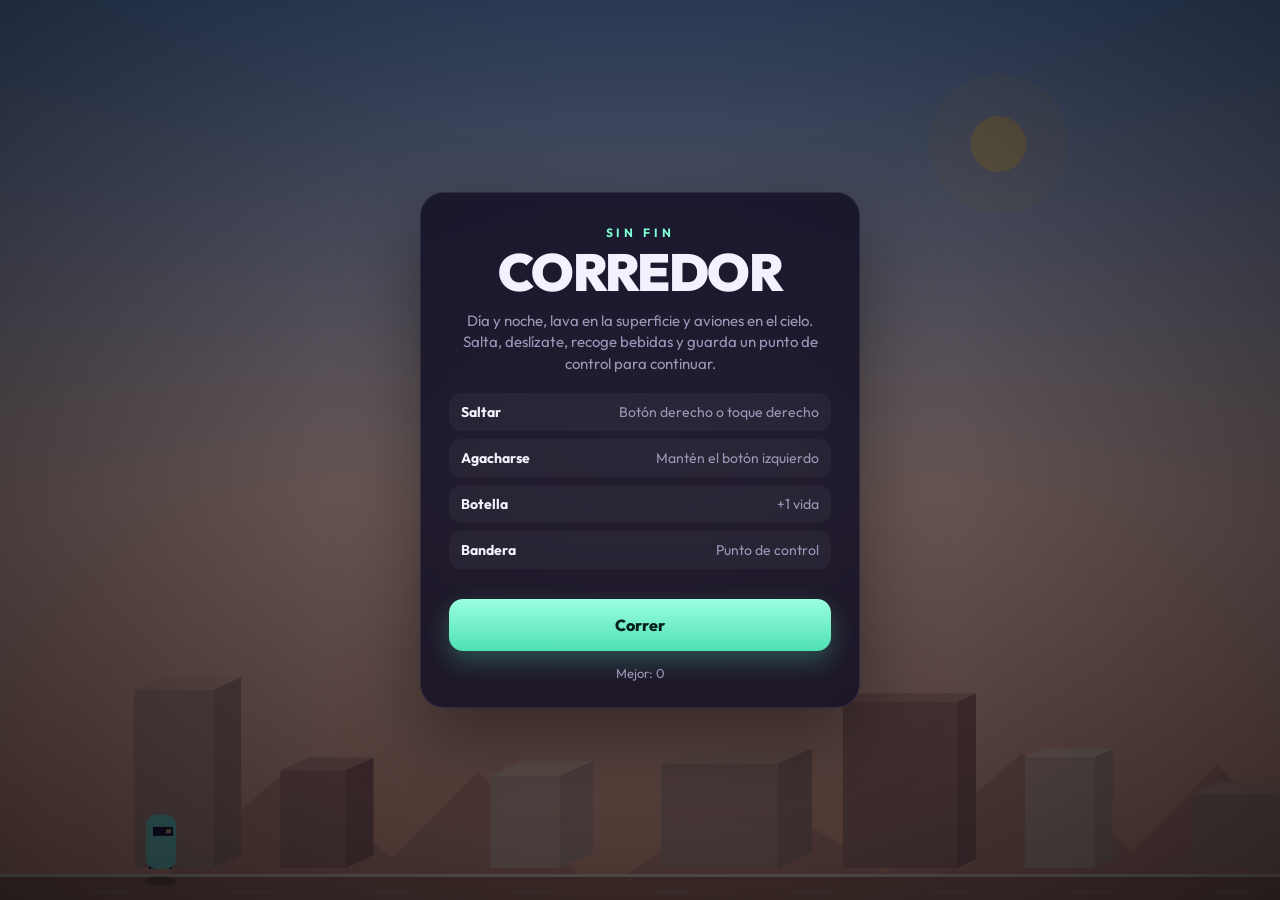
<file: index.html>
<!DOCTYPE html>
<html lang="es">
<head>
  <meta charset="UTF-8" />
  <meta name="viewport" content="width=device-width, initial-scale=1, maximum-scale=1, user-scalable=no, viewport-fit=cover" />
  <meta name="apple-mobile-web-app-capable" content="yes" />
  <title>Corredor Infinito</title>
  <link rel="preconnect" href="https://fonts.googleapis.com" />
  <link href="https://fonts.googleapis.com/css2?family=Outfit:wght@400;600;800;900&display=swap" rel="stylesheet" />
  <link rel="stylesheet" href="styles.css" />
</head>
<body>
  <div id="app">
    <canvas id="game"></canvas>

    <div id="hud" class="hidden">
      <div class="hud-left">
        <div class="label">Puntuación</div>
        <div id="score">0</div>
        <div id="sceneName" class="scene-name">Día</div>
      </div>
      <div class="hud-center">
        <div id="comboWrap" class="combo-wrap hidden">
          <div id="combo">x1</div>
          <div class="combo-sub">COMBO</div>
        </div>
        <div id="banner" class="banner hidden"></div>
      </div>
      <div class="hud-right">
        <div class="label">Récord</div>
        <div id="best">0</div>
        <div id="health" class="health" aria-label="Salud"></div>
        <div id="checkLabel" class="check-label">Sin punto de control</div>
      </div>
    </div>

    <div id="hint" class="hint hidden">
      <span>Derecha o Saltar: brinca</span>
      <span class="dot">•</span>
      <span>Izquierda o Deslizar: agáchate</span>
    </div>

    <div id="pads" class="pads hidden">
      <button id="slidePad" type="button" aria-label="Deslizar">
        <span class="pad-icon">↓</span>
        <span>Deslizar</span>
      </button>
      <button id="jumpPad" type="button" aria-label="Saltar">
        <span class="pad-icon">↑</span>
        <span>Saltar</span>
      </button>
    </div>

    <div id="menu" class="overlay">
      <div class="card">
        <p class="kicker">SIN FIN</p>
        <h1>CORREDOR</h1>
        <p class="lede">Día y noche, lava en la superficie y aviones en el cielo. Salta, deslízate, recoge bebidas y guarda un punto de control para continuar.</p>
        <div class="controls">
          <div><b>Saltar</b><span>Botón derecho o toque derecho</span></div>
          <div><b>Agacharse</b><span>Mantén el botón izquierdo</span></div>
          <div><b>Botella</b><span>+1 vida</span></div>
          <div><b>Bandera</b><span>Punto de control</span></div>
        </div>
        <button id="startBtn" class="btn primary">Correr</button>
        <button id="menuContinueBtn" class="btn ghost hidden">Continuar desde el punto</button>
        <p class="best-line">Mejor: <span id="menuBest">0</span></p>
      </div>
    </div>

    <div id="gameover" class="overlay hidden">
      <div class="card">
        <p class="kicker danger">COLISIÓN</p>
        <h1>FIN DEL JUEGO</h1>
        <div class="stats">
          <div>
            <div class="label">Puntos</div>
            <div id="finalScore" class="big">0</div>
          </div>
          <div>
            <div class="label">Combo máx.</div>
            <div id="finalCombo" class="big">x1</div>
          </div>
          <div>
            <div class="label">Récord</div>
            <div id="finalBest" class="big">0</div>
          </div>
        </div>
        <p id="newRecord" class="record-banner hidden">¡Nuevo récord!</p>
        <button id="continueBtn" class="btn primary">Continuar desde el punto</button>
        <button id="restartBtn" class="btn ghost">Empezar de cero</button>
        <button id="menuBtn" class="btn ghost">Menú</button>
      </div>
    </div>
  </div>
  <script src="game.js"></script>
</body>
</html>
</file>
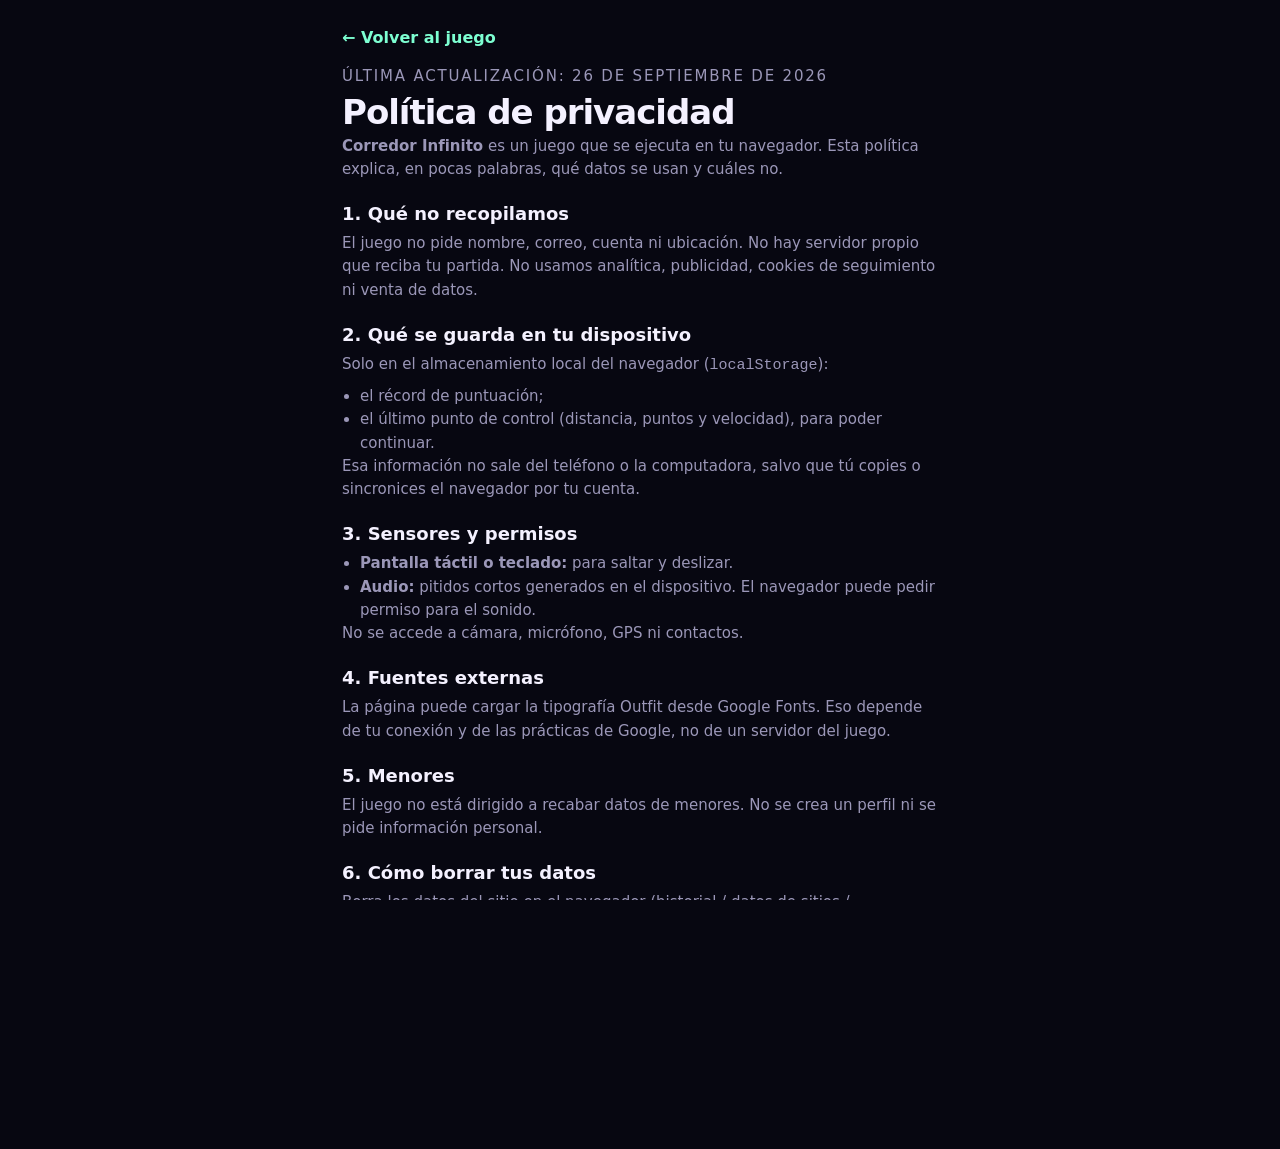
<file: privacidad.html>
<!DOCTYPE html>
<html lang="es">
<head>
  <meta charset="UTF-8" />
  <meta name="viewport" content="width=device-width, initial-scale=1, viewport-fit=cover" />
  <title>Privacidad — Corredor Infinito</title>
  <link rel="icon" href="icon.svg" type="image/svg+xml" />
  <link rel="stylesheet" href="styles.css" />
  <style>
    body {
      overflow: auto;
      touch-action: auto;
      user-select: text;
      -webkit-user-select: text;
    }
    .legal {
      max-width: 640px;
      margin: 0 auto;
      padding: calc(28px + env(safe-area-inset-top)) 22px calc(40px + env(safe-area-inset-bottom));
    }
    .legal h1 { font-size: 34px; margin: 8px 0 6px; }
    .legal h2 { font-size: 18px; margin: 22px 0 8px; }
    .legal p, .legal li { color: var(--muted); line-height: 1.55; font-size: 15px; }
    .legal ul { margin: 8px 0 0 18px; }
    .back { display: inline-block; margin-bottom: 18px; color: var(--accent); font-weight: 700; text-decoration: none; }
    .date { font-size: 12px; letter-spacing: 0.12em; text-transform: uppercase; color: var(--muted); }
  </style>
</head>
<body>
  <article class="legal">
    <a class="back" href="index.html">← Volver al juego</a>
    <p class="date">Última actualización: 26 de septiembre de 2026</p>
    <h1>Política de privacidad</h1>
    <p><strong>Corredor Infinito</strong> es un juego que se ejecuta en tu navegador. Esta política explica, en pocas palabras, qué datos se usan y cuáles no.</p>

    <h2>1. Qué no recopilamos</h2>
    <p>El juego no pide nombre, correo, cuenta ni ubicación. No hay servidor propio que reciba tu partida. No usamos analítica, publicidad, cookies de seguimiento ni venta de datos.</p>

    <h2>2. Qué se guarda en tu dispositivo</h2>
    <p>Solo en el almacenamiento local del navegador (<code>localStorage</code>):</p>
    <ul>
      <li>el récord de puntuación;</li>
      <li>el último punto de control (distancia, puntos y velocidad), para poder continuar.</li>
    </ul>
    <p>Esa información no sale del teléfono o la computadora, salvo que tú copies o sincronices el navegador por tu cuenta.</p>

    <h2>3. Sensores y permisos</h2>
    <ul>
      <li><strong>Pantalla táctil o teclado:</strong> para saltar y deslizar.</li>
      <li><strong>Audio:</strong> pitidos cortos generados en el dispositivo. El navegador puede pedir permiso para el sonido.</li>
    </ul>
    <p>No se accede a cámara, micrófono, GPS ni contactos.</p>

    <h2>4. Fuentes externas</h2>
    <p>La página puede cargar la tipografía Outfit desde Google Fonts. Eso depende de tu conexión y de las prácticas de Google, no de un servidor del juego.</p>

    <h2>5. Menores</h2>
    <p>El juego no está dirigido a recabar datos de menores. No se crea un perfil ni se pide información personal.</p>

    <h2>6. Cómo borrar tus datos</h2>
    <p>Borra los datos del sitio en el navegador (historial / datos de sitios / almacenamiento local) o usa la opción de borrar datos de la web. Al hacerlo se pierden récord y punto de control.</p>

    <h2>7. Cambios</h2>
    <p>Si el juego empieza a guardar algo distinto, se actualizará esta página con la fecha del cambio.</p>

    <p style="margin-top:28px">Al jugar aceptas esta política. Si no estás de acuerdo, no uses el juego.</p>
  </article>
</body>
</html>
</file>
<file: styles.css>
:root {
  --bg: #070711;
  --ink: #f4f1ff;
  --muted: #9b97b8;
  --accent: #7dffd2;
  --hot: #ff4d8d;
  --gold: #ffd166;
  --card: rgba(16, 14, 36, 0.82);
}

* { box-sizing: border-box; margin: 0; padding: 0; }

html, body {
  width: 100%;
  height: 100%;
  height: 100dvh;
  overflow: hidden;
  background: var(--bg);
  color: var(--ink);
  font-family: Outfit, system-ui, sans-serif;
  touch-action: none;
  user-select: none;
  -webkit-user-select: none;
  -webkit-touch-callout: none;
  overscroll-behavior: none;
}

#app {
  position: relative;
  width: 100%;
  height: 100%;
}

#game {
  display: block;
  width: 100%;
  height: 100%;
  cursor: pointer;
}

#hud {
  position: absolute;
  top: 0;
  left: 0;
  right: 0;
  padding: calc(12px + env(safe-area-inset-top)) 16px 8px;
  display: grid;
  grid-template-columns: 1fr auto 1fr;
  align-items: start;
  pointer-events: none;
  z-index: 3;
}

.hud-left { text-align: left; }
.hud-right { text-align: right; }
.hud-center { text-align: center; min-height: 70px; }

.label {
  font-size: 11px;
  letter-spacing: 0.16em;
  text-transform: uppercase;
  color: var(--muted);
  font-weight: 600;
}

#score, #best {
  font-size: 28px;
  font-weight: 800;
  line-height: 1.1;
}

.scene-name, .check-label {
  margin-top: 4px;
  font-size: 12px;
  font-weight: 700;
  letter-spacing: 0.08em;
  text-transform: uppercase;
  color: rgba(244,241,255,0.72);
}

.health {
  margin-top: 6px;
  font-size: 16px;
  letter-spacing: 3px;
}

.combo-wrap {
  transform-origin: center;
  animation: comboPop 0.28s cubic-bezier(.2,1.4,.3,1);
}

#combo {
  font-size: 34px;
  font-weight: 900;
  color: var(--gold);
  text-shadow: 0 0 18px rgba(255, 209, 102, 0.45);
}

.combo-sub {
  font-size: 10px;
  letter-spacing: 0.22em;
  color: var(--gold);
  font-weight: 700;
}

.banner {
  margin-top: 6px;
  display: inline-block;
  padding: 6px 14px;
  border-radius: 999px;
  background: rgba(7,7,17,0.45);
  border: 1px solid rgba(255,255,255,0.12);
  font-size: 12px;
  letter-spacing: 0.18em;
  font-weight: 800;
}

.pads {
  position: absolute;
  left: 0;
  right: 0;
  bottom: 0;
  z-index: 4;
  display: flex;
  justify-content: space-between;
  align-items: flex-end;
  gap: 16px;
  padding: 0 14px calc(12px + env(safe-area-inset-bottom));
  pointer-events: none;
}

.pads button {
  pointer-events: auto;
  touch-action: none;
  -webkit-tap-highlight-color: transparent;
  width: min(42vw, 168px);
  height: 96px;
  border: 1px solid rgba(255,255,255,0.16);
  border-radius: 28px;
  background: rgba(10, 10, 22, 0.55);
  color: var(--ink);
  font: inherit;
  font-weight: 800;
  letter-spacing: 0.06em;
  text-transform: uppercase;
  display: flex;
  flex-direction: column;
  align-items: center;
  justify-content: center;
  gap: 2px;
  backdrop-filter: blur(10px);
}

.pads button span { font-size: 13px; }
.pads .pad-icon { font-size: 22px; line-height: 1; opacity: 0.9; }

#slidePad.active, #slidePad:active {
  background: rgba(125, 155, 255, 0.42);
  border-color: #9ab0ff;
}
#jumpPad.active, #jumpPad:active {
  background: rgba(125, 255, 210, 0.38);
  border-color: #7dffd2;
}

.hint {
  position: absolute;
  bottom: calc(118px + env(safe-area-inset-bottom));
  left: 50%;
  transform: translateX(-50%);
  display: flex;
  gap: 8px;
  align-items: center;
  color: rgba(244,241,255,0.72);
  font-size: 12px;
  letter-spacing: 0.03em;
  pointer-events: none;
  z-index: 3;
  background: rgba(7,7,17,0.4);
  padding: 8px 12px;
  border-radius: 999px;
  backdrop-filter: blur(8px);
  width: calc(100% - 28px);
  max-width: 520px;
  justify-content: center;
  flex-wrap: wrap;
}

.hint .dot { opacity: 0.45; }

.overlay {
  position: absolute;
  inset: 0;
  display: grid;
  place-items: center;
  background: radial-gradient(ellipse at center, rgba(18,12,40,0.55), rgba(7,7,17,0.82));
  z-index: 5;
  padding: calc(16px + env(safe-area-inset-top)) 16px calc(16px + env(safe-area-inset-bottom));
  overflow: auto;
}

.card {
  width: min(440px, 100%);
  background: var(--card);
  border: 1px solid rgba(255,255,255,0.08);
  border-radius: 24px;
  padding: 32px 28px 26px;
  text-align: center;
  box-shadow: 0 30px 80px rgba(0,0,0,0.45);
  backdrop-filter: blur(16px);
}

.kicker {
  letter-spacing: 0.32em;
  font-size: 12px;
  font-weight: 700;
  color: var(--accent);
  margin-bottom: 8px;
}

.kicker.danger { color: var(--hot); }

h1 {
  font-size: clamp(36px, 8vw, 52px);
  font-weight: 900;
  letter-spacing: -0.03em;
  line-height: 0.95;
  margin-bottom: 12px;
}

.lede {
  color: var(--muted);
  font-size: 15px;
  line-height: 1.45;
  margin-bottom: 18px;
}

.controls {
  display: grid;
  gap: 8px;
  margin: 8px 0 22px;
  text-align: left;
}

.controls div {
  display: flex;
  justify-content: space-between;
  gap: 12px;
  background: rgba(255,255,255,0.04);
  border-radius: 12px;
  padding: 10px 12px;
  font-size: 14px;
}

.controls span { color: var(--muted); }

.btn {
  appearance: none;
  border: 0;
  border-radius: 14px;
  padding: 16px 18px;
  min-height: 48px;
  font: inherit;
  font-weight: 800;
  font-size: 16px;
  cursor: pointer;
  width: 100%;
  margin-top: 8px;
  -webkit-tap-highlight-color: transparent;
}

.btn.primary {
  background: linear-gradient(180deg, #9affe0, #4fe0b4);
  color: #06231b;
  box-shadow: 0 10px 24px rgba(79, 224, 180, 0.28);
}

.btn.ghost {
  background: transparent;
  color: var(--ink);
  border: 1px solid rgba(255,255,255,0.12);
}

.btn:disabled {
  opacity: 0.4;
  cursor: not-allowed;
}

.best-line {
  margin-top: 14px;
  color: var(--muted);
  font-size: 13px;
}

.stats {
  display: grid;
  grid-template-columns: repeat(3, 1fr);
  gap: 8px;
  margin: 18px 0 8px;
}

.stats .big {
  font-size: 22px;
  font-weight: 800;
}

.record-banner {
  color: var(--gold);
  font-weight: 800;
  margin: 8px 0 6px;
}

.hidden { display: none !important; }

@keyframes comboPop {
  from { transform: scale(0.72); opacity: 0.2; }
  to { transform: scale(1); opacity: 1; }
}

@media (max-width: 520px) {
  #score, #best { font-size: 22px; }
  .pads button { height: 88px; border-radius: 24px; }
  .card { padding: 24px 18px 20px; }
  h1 { font-size: 34px; }
}

@media (min-width: 901px) {
  .pads button { width: 150px; height: 84px; }
}
</file>
